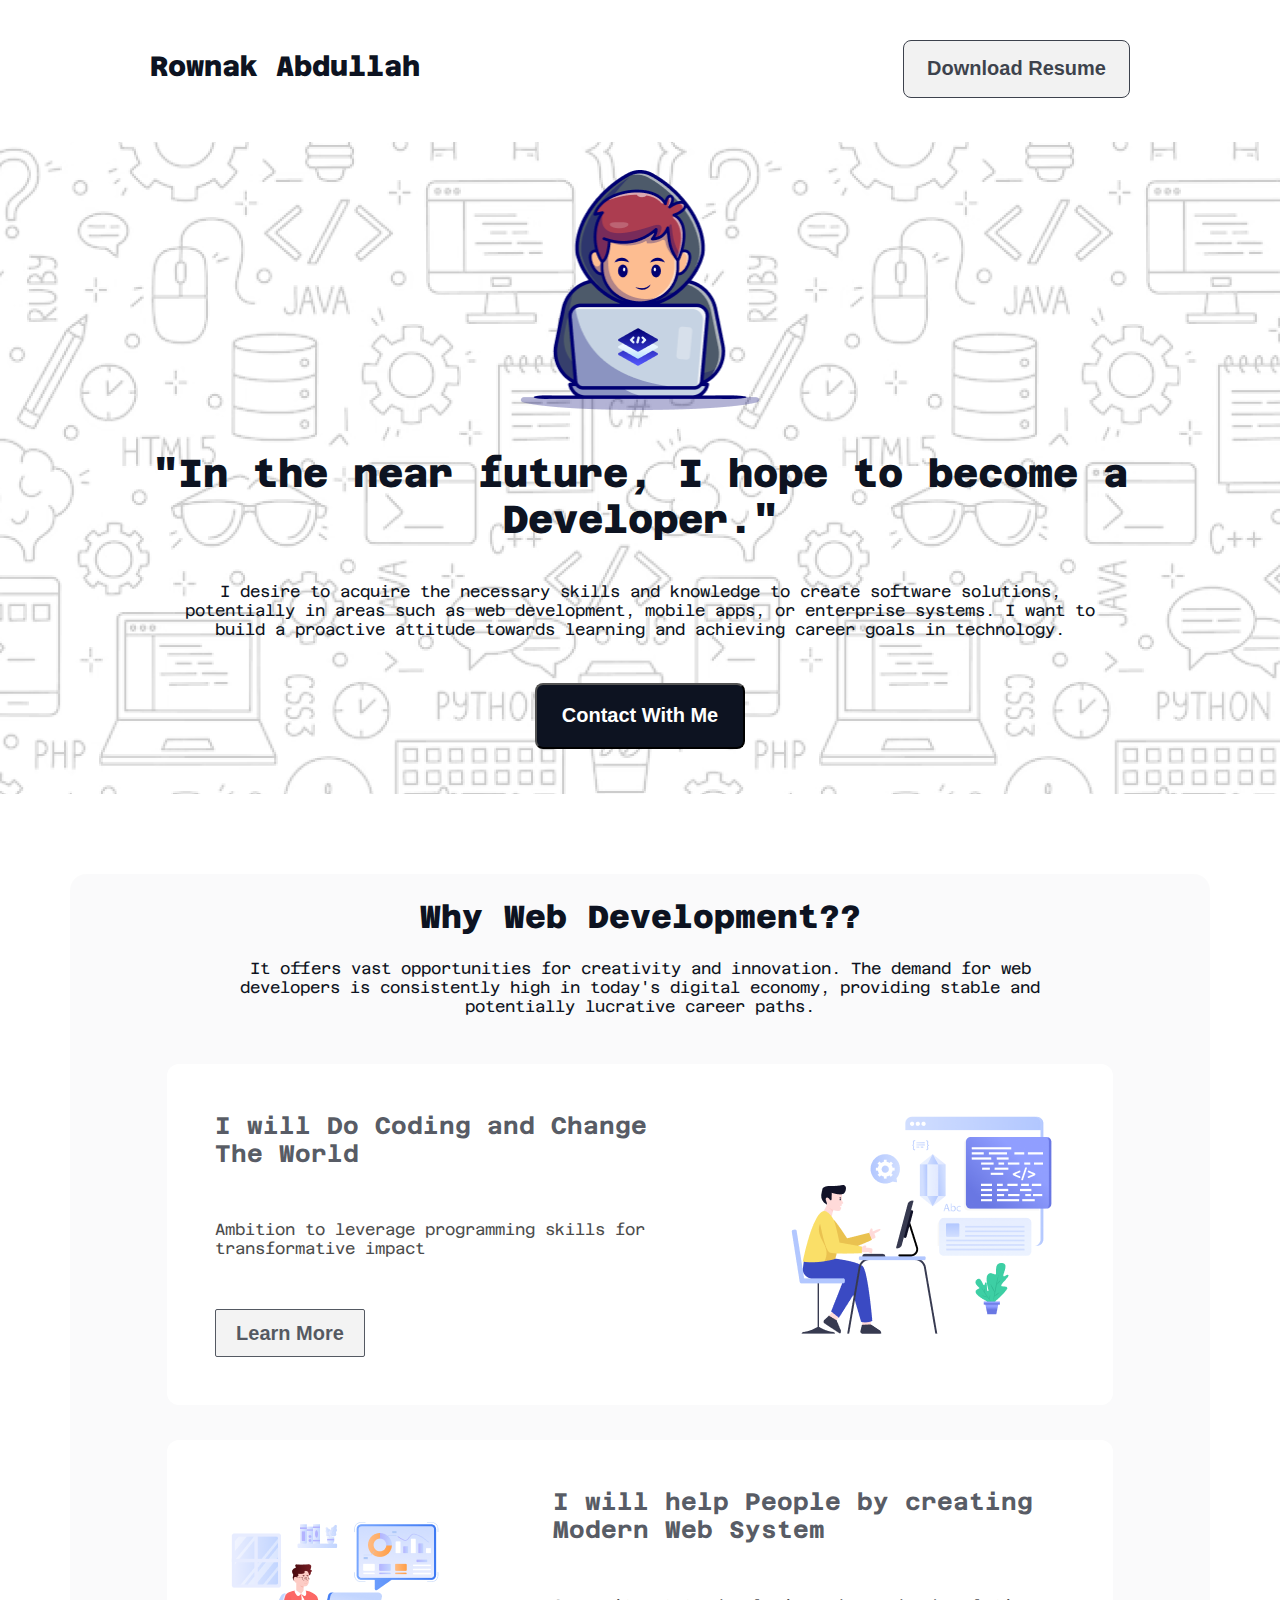
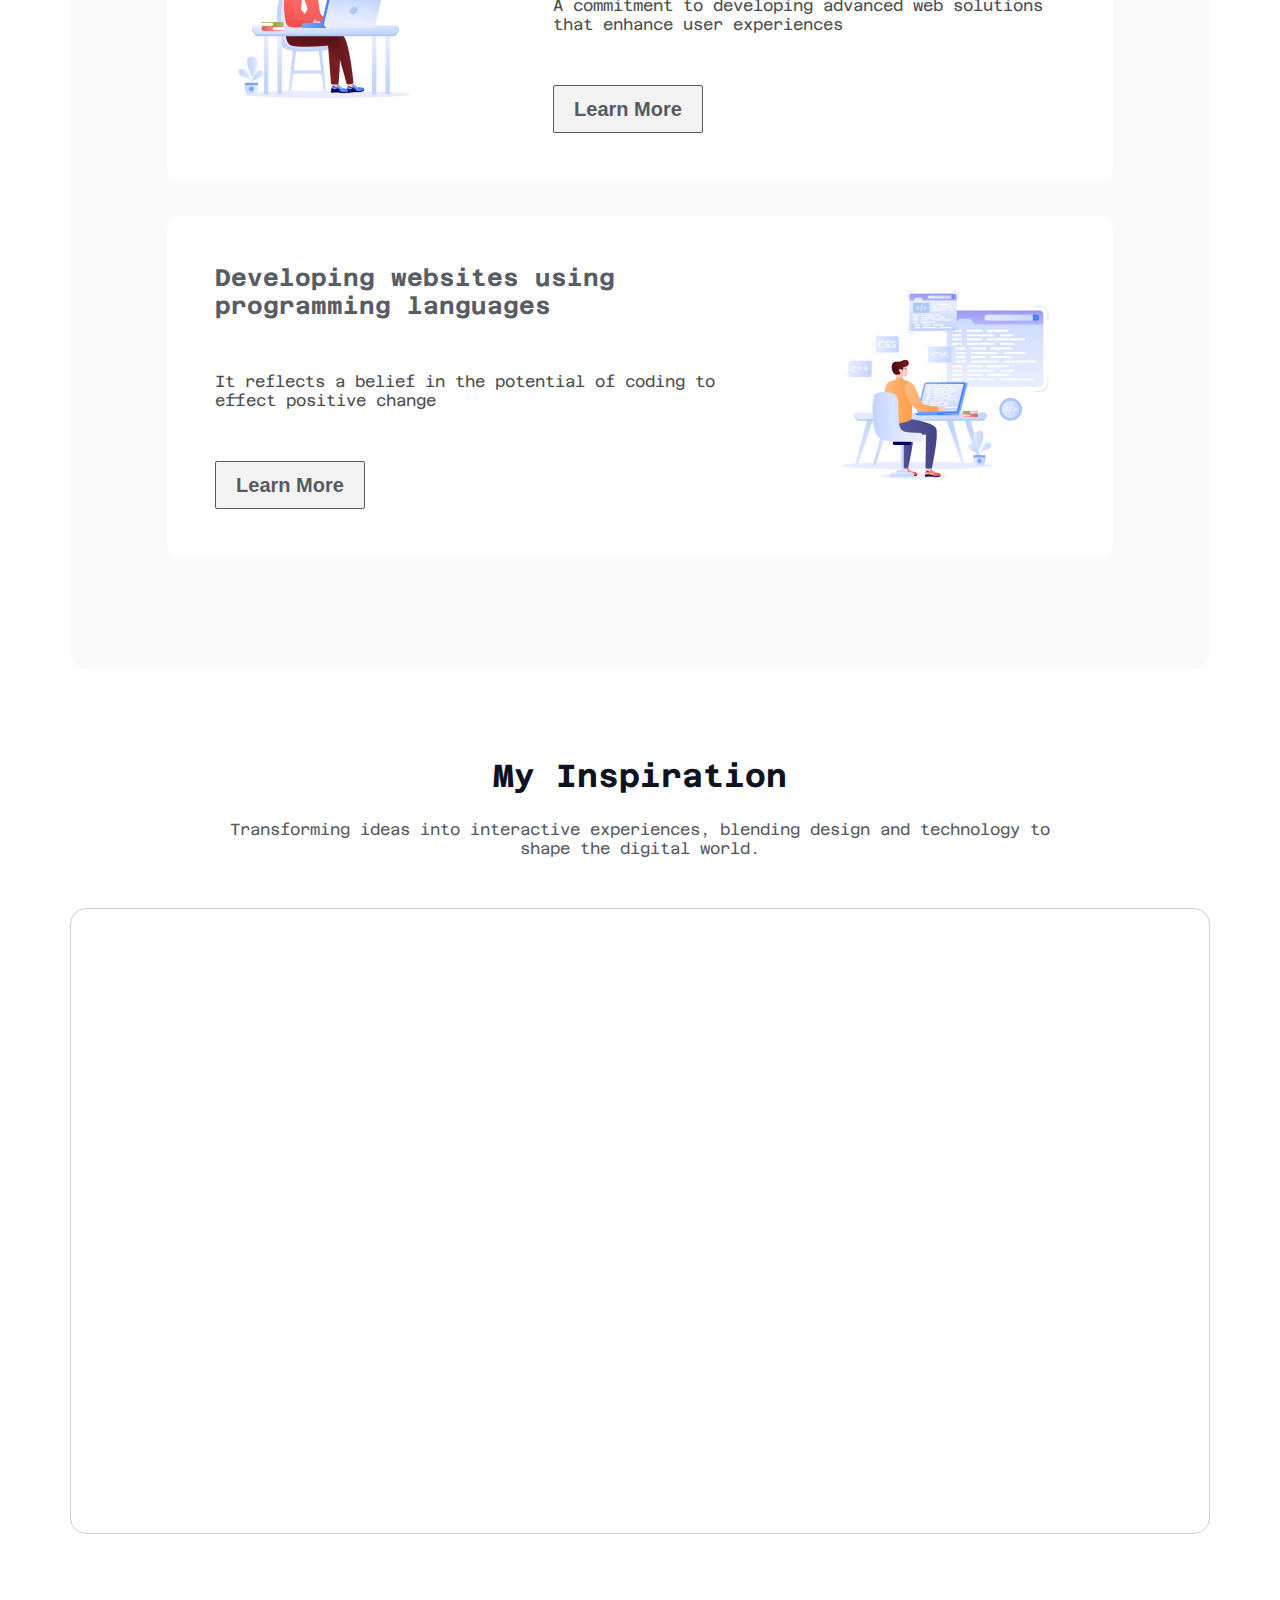
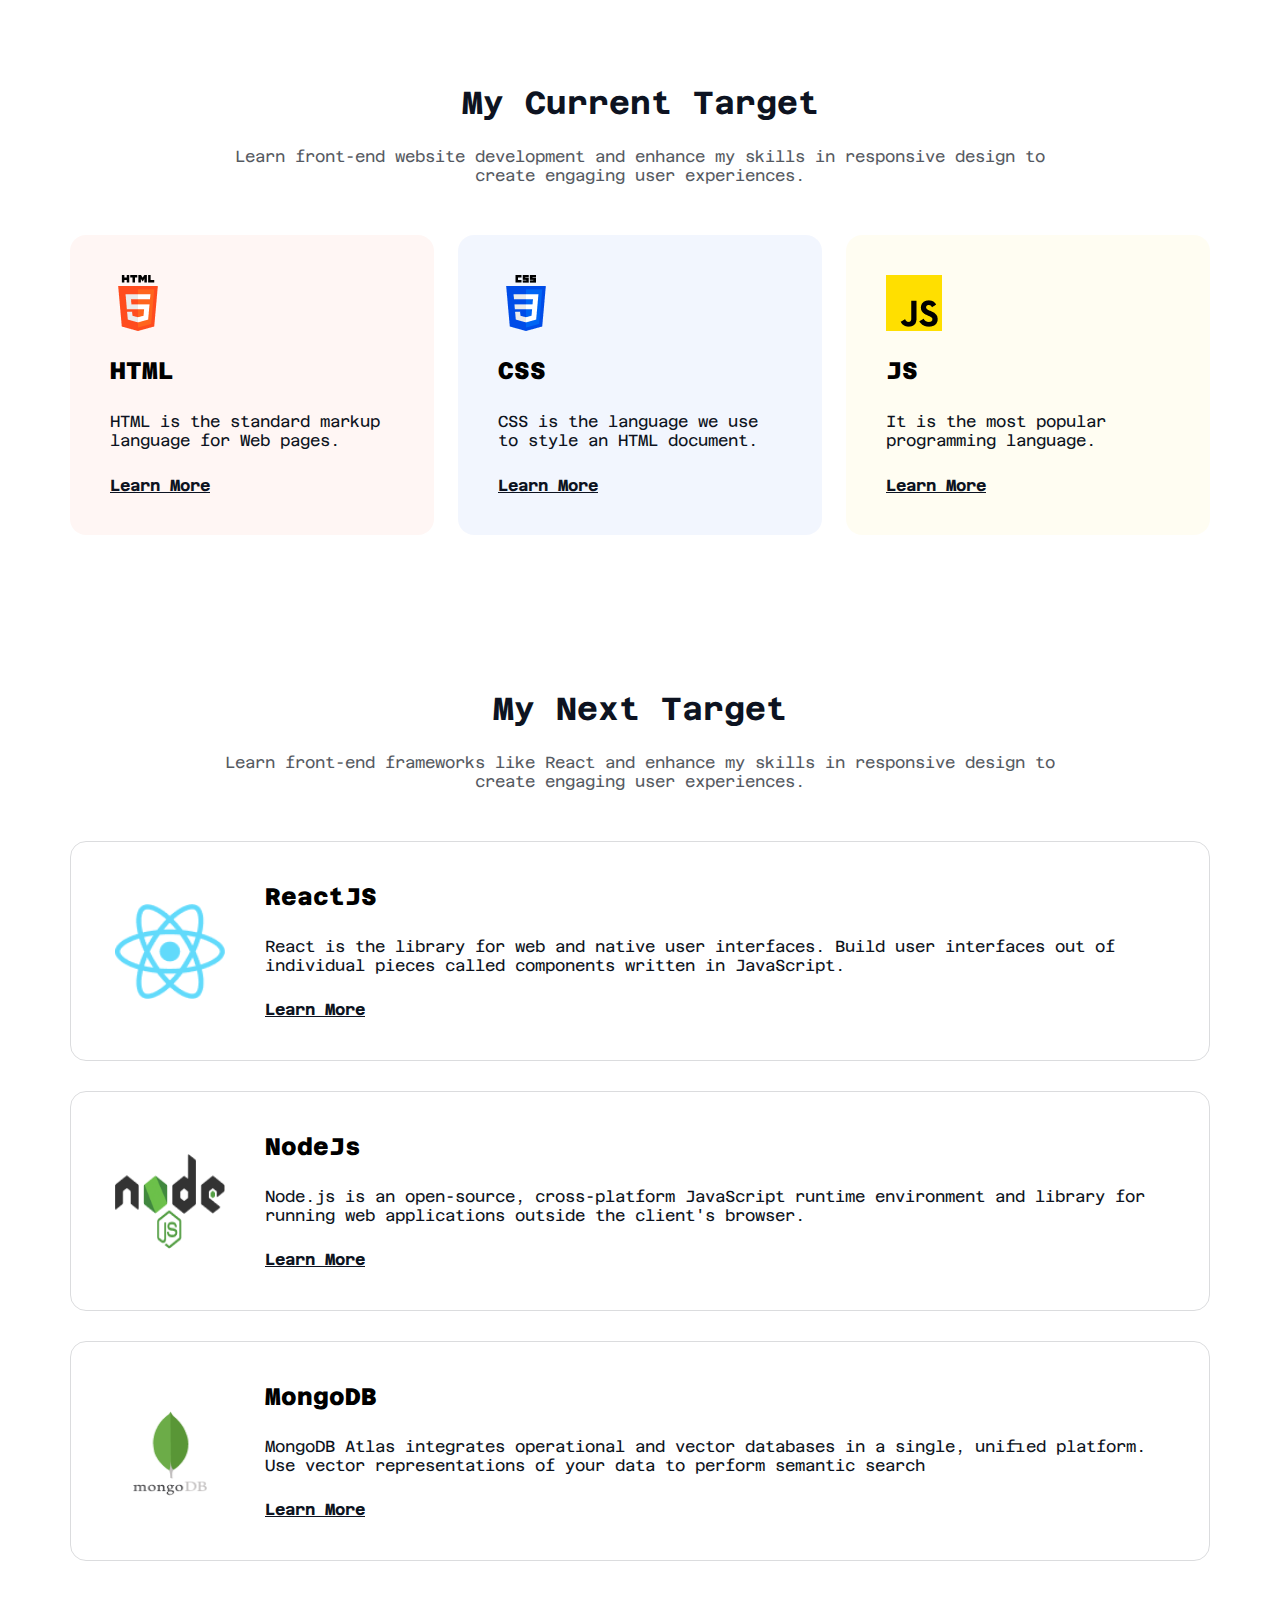
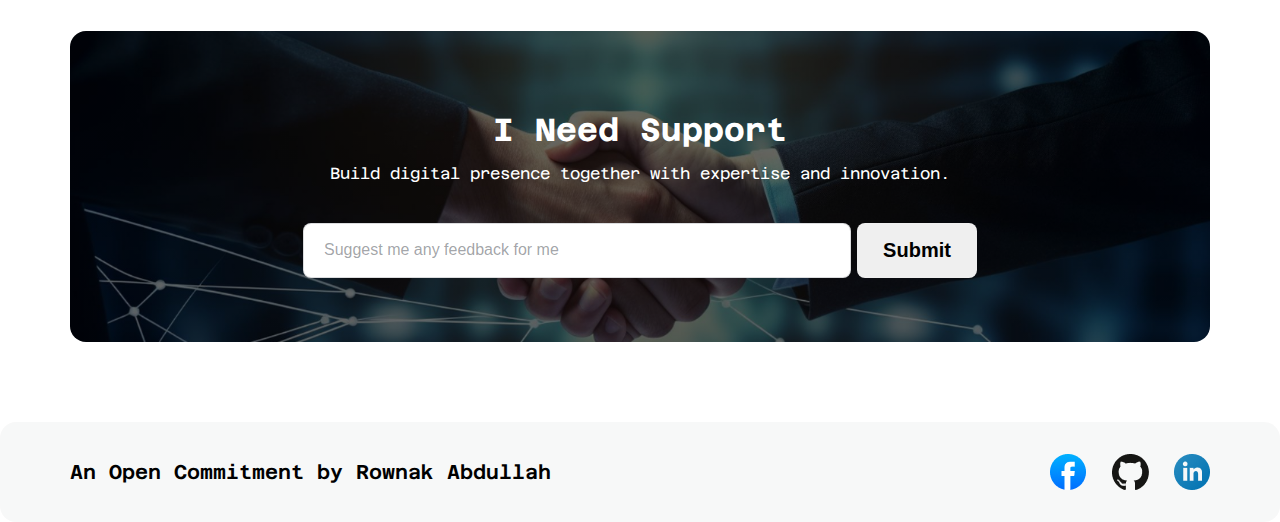
<file: index.html>
<!DOCTYPE html>
<html lang="en">

<head>
    <meta charset="UTF-8">
    <meta name="viewport" content="width=device-width, initial-scale=1.0">
    <title>WebDev Objective</title>
    <link rel="stylesheet" href="css/style.css">
</head>

<body>
    <header>
        <nav class="navbar">
            <h2>Rownak Abdullah</h2>
            <button>
                <a href="https://create.microsoft.com/en-us/templates/resumes" target="_blank">Download Resume</a>
            </button>
        </nav>
        <section class="banner-section">
            <div class="banner-container">
                <img src="assets/Group.png" alt="">
                <h1 class="banner-heading">
                    "In the near future, I hope to become a Developer."
                </h1>
                <p>
                    I desire to acquire the necessary skills and knowledge to create software solutions, potentially in
                    areas such as web development, mobile apps, or enterprise systems. I want to build a proactive
                    attitude towards learning and achieving career goals in technology.
                </p>
                <button>
                    <a href="#contact">Contact With Me</a>
                </button>

            </div>
        </section>
    </header>
    <main>
        <section class="why-web-dev">
            <div class="web-dev-container">
                <div class="web-dev-text">
                    <h1>Why Web Development??</h1>
                    <p>
                        It offers vast opportunities for creativity and innovation. The demand for web developers is
                        consistently high in today's digital economy, providing stable and potentially lucrative career
                        paths.
                    </p>
                </div>
                <div class="card-container">
                    <div class="web-dev-card">
                        <div class="card-col">
                            <h2>I will Do Coding and Change The World</h2>
                            <p>
                                Ambition to leverage programming skills for transformative impact
                            </p>
                            <button>
                                <a href="https://www.quora.com/How-can-a-programmer-change-the-world" target="_blank">Learn More</a>
                            </button>
                        </div>
                        <div class="card-col-img">
                            <img src="assets/Layer_1.png" alt="">
                        </div>
                    </div>
                </div>
                <div class="card-container">
                    <div class="web-dev-card">
                        <div class="card-col-img">
                            <img src="assets/Group 3.png" alt="">
                        </div>
                        <div class="card-col">
                            <h2>I will help People by creating Modern Web System</h2>
                            <p>
                                A commitment to developing advanced web solutions that enhance user experiences
                            </p>
                            <button>
                                <a href="https://acropolium.com/blog/modern-web-app-architecture/" target="_blank">Learn More</a>
                            </button>
                        </div>

                    </div>
                </div>
                <div class="card-container">
                    <div class="web-dev-card">
                        <div class="card-col">
                            <h2>Developing websites using programming languages</h2>
                            <p>
                                It reflects a belief in the potential of coding to effect positive change
                            </p>
                            <button>
                                <a href="https://www.browserstack.com/guide/best-language-for-web-development" target="_blank">Learn More</a>
                            </button>
                        </div>
                        <div class="card-col-img">
                            <img src="assets/Group 4.png" alt="">
                        </div>
                    </div>
                </div>
            </div>
        </section>
        <section class="my-inspiration">
            <div class="text-box">
                <h1>My Inspiration</h1>
                <p>
                    Transforming ideas into interactive experiences, blending design and technology to shape the digital
                    world.
                </p>
            </div>
            <div class="media-box">
                <div class="media-container">
                    <iframe width="1076" height="550"
                        src="https://www.youtube.com/embed/JUwePydwbUI?si=xrikXgtIiKhqUmXJ" title="YouTube video player"
                        frameborder="0"
                        allow="accelerometer; autoplay; clipboard-write; encrypted-media; gyroscope; picture-in-picture; web-share"
                        referrerpolicy="strict-origin-when-cross-origin" allowfullscreen></iframe>
                </div>
            </div>
        </section>
        <section class="current-target">
            <div class="text-box">
                <h1>My Current Target</h1>
                <p>
                    Learn front-end website development and enhance my skills in responsive design to create engaging
                    user experiences.
                </p>
            </div>
            <div class="skill-box-container">
                <div class="skill-box">
                    <div class="skill-box-wrapper">
                        <img src="assets/html.png" alt="">
                        <h2>HTML</h2>
                        <p>HTML is the standard markup language for Web pages.</p>
                        <a href="https://developer.mozilla.org/en-US/docs/Web/HTML" target="_blank">Learn More</a>
                    </div>
                </div>
                <div class="skill-box" style="background: rgba(0, 76, 232, 0.05);">
                    <div class="skill-box-wrapper">
                        <img src="assets/css.png" alt="">
                        <h2>CSS</h2>
                        <p>CSS is the language we use to style an HTML document.</p>
                        <a href="https://developer.mozilla.org/en-US/docs/Web/CSS" target="_blank">Learn More</a>
                    </div>
                </div>
                <div class="skill-box" style="background: rgba(255, 223, 0, 0.05);">
                    <div class="skill-box-wrapper">
                        <img src="assets/js.png" alt="">
                        <h2>JS</h2>
                        <p>It is the most popular programming language.</p>
                        <a href="https://developer.mozilla.org/en-US/docs/Web/JavaScript" target="_blank">Learn More</a>
                    </div>
                </div>
            </div>
        </section>
        <section class="next-target">
            <div class="text-box">
                <h1>My Next Target</h1>
                <p>
                    Learn front-end frameworks like React and enhance my skills in responsive design to create engaging
                    user experiences.
                </p>
            </div>
            <div class="next-skills">
                <div class="next-skill-box">
                    <img src="assets/react.png" alt="">
                    <div class="next-skill-text-wrapper">
                        <h2>ReactJS</h2>
                        <p>React is the library for web and native user interfaces. Build user interfaces out of individual pieces called components written in JavaScript.</p>
                        <a href="https://react.dev" target="_blank">Learn More</a>
                    </div>
                </div>
            </div>
            <div class="next-skills" style="margin: 30px 0px;">
                <div class="next-skill-box">
                    <img src="assets/nodejs.png" alt="">
                    <div class="next-skill-text-wrapper">
                        <h2>NodeJs</h2>
                        <p>Node.js is an open-source, cross-platform JavaScript runtime environment and library for running web applications outside the client's browser.</p>
                        <a href="https://nodejs.org/en" target="_blank">Learn More</a>
                    </div>
                </div>
            </div>
            <div class="next-skills">
                <div class="next-skill-box">
                    <img src="assets/mongodb.png" alt="">
                    <div class="next-skill-text-wrapper">
                        <h2>MongoDB</h2>
                        <p>MongoDB Atlas integrates operational and vector databases in a single, unified platform. Use vector representations of your data to perform semantic search</p>
                        <a href="https://www.mongodb.com/" target="_blank">Learn More</a>
                    </div>
                </div>
            </div>
        </section>
    </main>
    <footer>
        <section class="need-support">
            <div class="need-support-container">
                <div class="support-textbox">
                    <h2>I Need Support</h2>
                    <p>Build digital presence together with expertise and innovation.</p>
                </div>
                <form class="input-container" action="thanks.html" target="_blank">
                    <input class="text-input" type="text" placeholder="Suggest me any feedback for me">
                    <input class="submit-btn" type="submit" value="Submit">
                </form>
            </div>
        </section>
        <section class="bottom-section" id="contact">
            <div class="bottom-container">
                <p>An Open Commitment by Rownak Abdullah</p>
                <div class="icons-container">
                    <a href="https://www.facebook.com" target="_blank">
                        <img src="assets/facebook.png" alt="">
                    </a>
                    <a href="https://github.com" target="_blank">
                        <img src="assets/github.png" alt="">
                    </a>
                    <a href="https://bd.linkedin.com" target="_blank">
                        <img src="assets/linkedin-icon 1.png" alt="">
                    </a>
                </div>
            </div>
        </section>
    </footer>
</body>

</html>
</file>
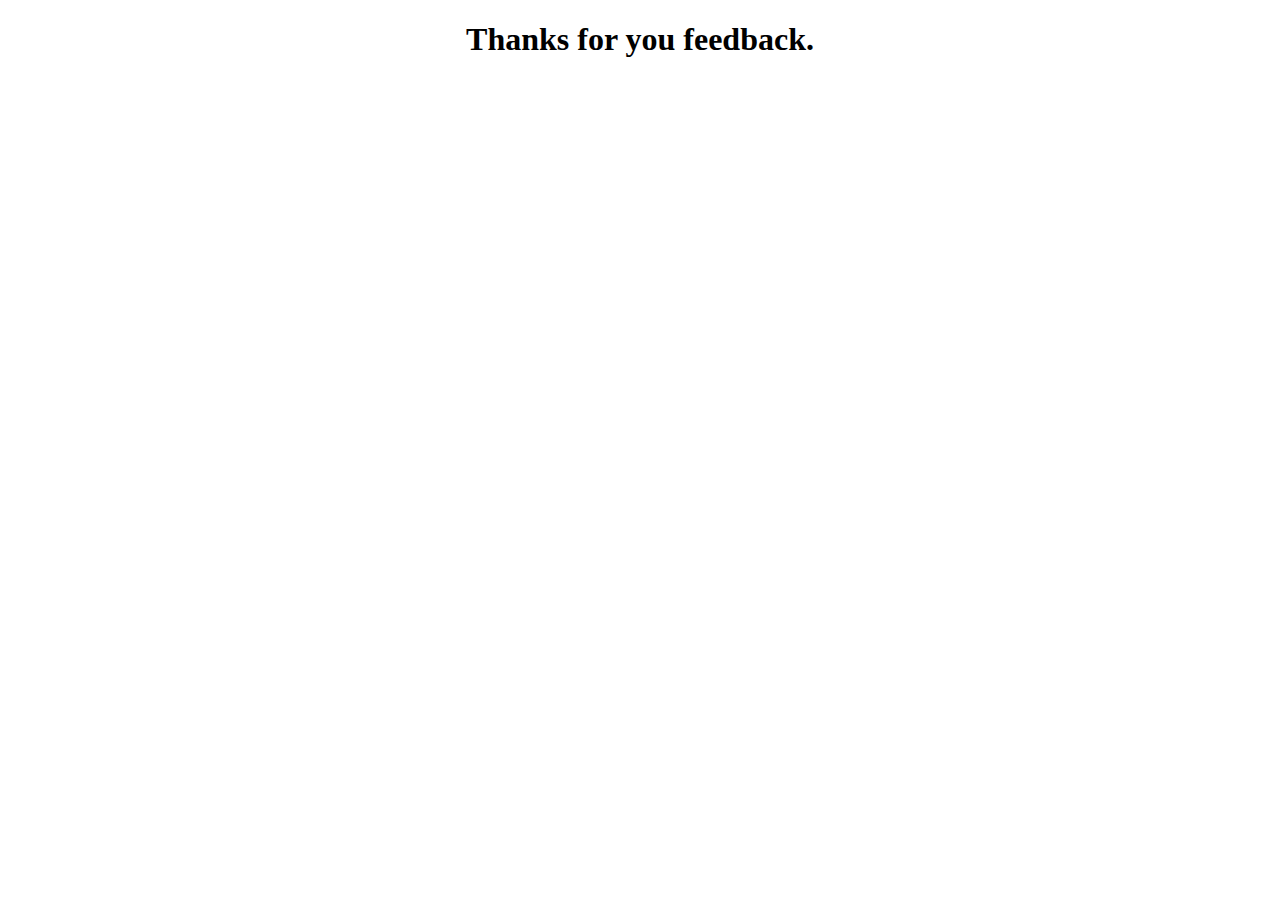
<file: thanks.html>
<!DOCTYPE html>
<html lang="en">
<head>
    <meta charset="UTF-8">
    <meta name="viewport" content="width=device-width, initial-scale=1.0">
    <title>Greetings</title>
</head>
<body>
    <h1 style="text-align: center;">Thanks for you feedback.</h1>
</body>
</html>
</file>
<file: css/style.css>
@import url('https://fonts.googleapis.com/css2?family=Azeret+Mono:ital,wght@0,100..900;1,100..900&display=swap');

* {
    margin: 0;
    padding: 0;
    box-sizing: border-box;
    scroll-behavior: smooth;
}

body {
    font-family: "Azeret Mono", monospace;
}

/* --------------------------------------------------------------------------------------------- */
/* Shared Item */
.text-box {
    max-width: 852px;
    margin: 0 auto;
    /* border: 2px solid black; */
    margin-bottom: 50px;
}

.text-box h1 {
    width: 852px;
    height: 39px;
    color: rgb(13, 19, 33);
    text-align: center;
    margin-bottom: 24px;
}

.text-box p {
    font-size: 16px;
    font-weight: 400;
    opacity: 0.7;
    text-align: center;
    color: rgb(13, 19, 33);
}

/* --------------------------------------------------------------------------------------------- */
/* Navbar Section Starts */
.navbar {
    max-width: 1440px;
    min-height: 132px;
    margin: 0 auto;
    display: flex;
    align-items: center;
    justify-content: space-between;
}

.navbar h2 {
    margin-left: 150px;
    font-size: 28px;
    font-weight: 800;
    color: rgb(13, 19, 33);
}

.navbar button {
    height: 58px;
    margin-top: 5px;
    margin-right: 150px;
    border: 1px solid rgb(13, 19, 33);
    border-radius: 8px;
    opacity: 0.8;
}

.navbar button a {
    padding: 17px 23px;
    text-decoration: none;
    font-size: 20px;
    font-weight: 600;
    color: rgb(13, 19, 33);
}

/* Navbar Section Ends */
/* --------------------------------------------------------------------------------------------- */
/* Banner Section Starts */
.banner-section {
    min-height: 652px;
    max-width: 1440px;
    background-image: url("../assets/Hero-bg.png");
    background-position: center;
    background-repeat: no-repeat;
    background-size: cover;
    /* border: 2px solid red; */
    margin: 10px auto;
    display: flex;
    justify-content: center;
}

.banner-container {
    margin-top: 26px;
    margin-bottom: 44px;
    max-width: 998px;
    height: 582px;
    /* border: 2px solid green; */
    display: flex;
    flex-direction: column;
    align-items: center;
    justify-content: center;
}

.banner-container img {
    max-width: 240.28px;
    height: 240px;
}

.banner-container h1 {
    max-width: 998px;
    text-align: center;
    font-size: 39px;
    font-weight: 800;
    color: #0D1321;
    margin-top: 40px;
}

.banner-container p {
    max-width: 916px;
    text-align: center;
    margin-top: 40px;
    font-size: 16px;
    font-weight: 400;
    color: #0D1321;
}

.banner-container button {
    margin-top: 44px;
    width: 210px;
    height: 66px;

    border-radius: 8px;
    background: rgb(13, 19, 33);
}

.banner-container button a {
    
    color: white;
    padding: 21px 24px 21px 24px;
    text-decoration: none;
    font-size: 20px;
    font-weight: 600;
}

/* Banner Section Ends */
/* --------------------------------------------------------------------------------------------- */
/* Why Web Development Section Starts */
.why-web-dev {
    margin: 0 auto;
    width: 1140px;
    min-height: 1395px;
    /* border: 2px solid red; */
    border-radius: 16px;
    background: rgba(13, 19, 33, 0.02);
    /* background-color: aqua; */
    margin-bottom: 88px;
}

.web-dev-container {
    margin: 80px 97px;
    height: 1235px;
    /* border: 2px solid red; */
}

.web-dev-text {
    max-width: 852px;
    /* border: 2px solid red; */
    margin: 0 auto;
    display: flex;
    align-items: center;
    justify-content: center;
    flex-direction: column;
    margin-bottom: 48px;
}

.web-dev-text h1 {
    font-size: 32px;
    font-weight: 800;
    margin: 24px 0px;
    color: #0D1321;
}

.web-dev-text p {
    font-size: 16px;
    font-weight: 400;
    color: #0D1321;
    text-align: center;
}

.card-container {
    /* border: 2px solid black;  */
    margin: 0 auto;
    padding: 48px;
    background-color: white;
    margin-bottom: 35px;
    border-radius: 12px;
}

.web-dev-card {
    /* border: 2px solid black; */
    display: flex;
    align-items: center;
    column-gap: 98px;
}

.card-col {
    height: 245px;
    /* border: .5px solid red; */
    display: flex;
    justify-content: space-between;
    flex-direction: column;
}

/* .card-col-img {} */

.card-col h2 {
    font-size: 24px;
    font-weight: 700;
    color: rgba(13, 19, 33, 0.7);
}

.card-col p {
    font-size: 16px;
    font-weight: 400;
    opacity: 0.7;
}

.card-col button {
    border: 1px solid rgb(13, 19, 33);
    opacity: 0.7;
    width: 150px;
    height: 48px;
    border-radius: 2px;
}

.card-col button a {
    padding: 12px 20px 12px 20px;
    font-size: 20px;
    font-weight: 600;
    text-decoration: none;
    color: rgb(13, 19, 33);
}

/* Why Web Development Section Ends */
/* --------------------------------------------------------------------------------------------- */
/* My Inspiration Section Starts */
.my-inspiration {
    max-width: 1140px;
    /* border: 2px solid red; */
    margin: 0 auto;
    margin-top: 80px;
}



.media-box {
    width: 1140px;
    border: 1px solid rgba(13, 19, 33, 0.2);
    border-radius: 16px;
    /* border: 2px solid black; */
}

.media-container {
    width: 1076px;
    /* border: 2px solid black; */
    margin: 35px auto;

}

.media-container iframe {
    border-radius: 16px;
}

/* My Inspiration Section Ends */
/* --------------------------------------------------------------------------------------------- */
/* My Current Target Section Starts */
.current-target {
    max-width: 1140px;
    /* border: 2px solid red; */
    margin: 0 auto;
    margin-top: 150px;
}

.skill-box-container {
    /* border: 1px solid black; */
    margin-top: 50px;
    display: flex;
    align-items: center;
    column-gap: 24px;
}

.skill-box {
    width: 364px;
    min-height: 300px;
    border-radius: 16px;
    background: rgba(255, 76, 30, 0.05);
}

.skill-box-wrapper {
    max-width: 284px;
    min-height: 220px;
    /* border: 1px solid black; */
    margin: 40px auto;
    display: flex;
    flex-direction: column;
    justify-content: space-between;
    align-items: flex-start;
}

.skill-box-wrapper img {
    width: 56px;
    height: 56px;
}

.skill-box-wrapper h2,
.next-skill-text-wrapper h2 {
    font-size: 24px;
    font-weight: 800;
}

.skill-box-wrapper p,
.next-skill-text-wrapper p {
    font-size: 16px;
    font-weight: 400;
    color: #0D1321;
}

.skill-box-wrapper a,
.next-skill-text-wrapper a {
    font-size: 16px;
    font-weight: 700;
    color: rgb(13, 19, 33);

}

/* My Current Target Section Ends */
/* --------------------------------------------------------------------------------------------- */
/* My Next Target Section Starts */
.next-target {
    width: 1140px;
    /* border: 2px solid red; */
    margin: 0 auto;
    margin-top: 155px;
}

.next-skills {
    height: 220px;
    display: flex;
    align-items: center;
    justify-content: center;
    border: 1px solid rgba(13, 19, 33, 0.15);
    border-radius: 16px;
}

.next-skill-box {
    /* border: 2px solid red; */
    display: flex;
    align-items: center;
}

.next-skill-box img {
    width: 110px;
    height: 95px;
    margin-left: 10px;
    margin-right: 40px;
}

.next-skill-text-wrapper {
    width: 910px;
    height: 140px;
    padding: 2px 0;
    /* border: 2px solid red; */
    display: flex;
    flex-direction: column;
    justify-content: space-between;
}

/* My Next Target Section Ends */
/* --------------------------------------------------------------------------------------------- */


/* Need Support Section Starts */
.need-support {
    max-width: 1140px;
    /* border: 2px solid red; */
    margin: 0 auto;
    margin-top: 70px;
    border-radius: 16px;
    background: linear-gradient(180.00deg, rgba(0, 0, 0, 0.6), rgba(0, 0, 0, 0.6), rgba(0, 0, 0, 0.6) 100%), url("../assets/handshake.jpg");
    background-repeat: no-repeat;
    background-position: center;
    background-size: cover;
    display: flex;
    justify-content: center;
}

.need-support-container {
    max-width: 1044px;
    margin: 64px auto;
    /* border: 2px solid white; */
}

.support-textbox {
    min-height: 104px;
    margin: 0 auto;
    /* border: 2px solid yellow; */
    display: flex;
    flex-direction: column;
    align-items: center;
    justify-content: center;
    color: white;
}

.support-textbox h2 {
    font-size: 32px;
    font-weight: 700;
}

.support-textbox p {
    font-size: 16px;
    font-weight: 400;
    margin-top: 16px;
}

.input-container {
    margin: 0 auto;
    margin-top: 24px;
    display: flex;
    justify-content: center;
}

.text-input {
    width: 548px;
    border: 1px solid rgba(13, 19, 33, 0.15);
    border-radius: 8px;
    padding: 19px 20px;
}

input::placeholder {
    font-size: 16px;
    font-weight: 400;
    color: rgba(13, 19, 33, 0.4);
}

.submit-btn {
    width: 120px;
    border-radius: 8px;
    margin-left: 6px;
    font-size: 20px;
    font-weight: 600;
    border: none;
    cursor: pointer;
}

/* Need Support Section Ends */
/* --------------------------------------------------------------------------------------------- */
/* Bottom Section Starts */
.bottom-section {
    max-width: 1440px;
    min-height: 100px;
    /* border: 1px solid red; */
    margin: 0 auto;
    margin-top: 80px;
    border-radius: 16px;
    background: rgba(13, 19, 33, 0.03);
    display: flex;
    justify-content: center;
    align-items: center;
}

.bottom-container {
    width: 1140px;
    /* border: 1px solid black; */
    display: flex;
    justify-content: space-between;
    align-items: center;
}

.bottom-container p {
    /* border: 1px solid yellow; */
    font-size: 20px;
    font-weight: 600;
}

.icons-container {
    width: 160px;
    height: 36px;
    /* border: 1px solid yellow; */
    display: flex;
    justify-content: space-between;
}
</file>
